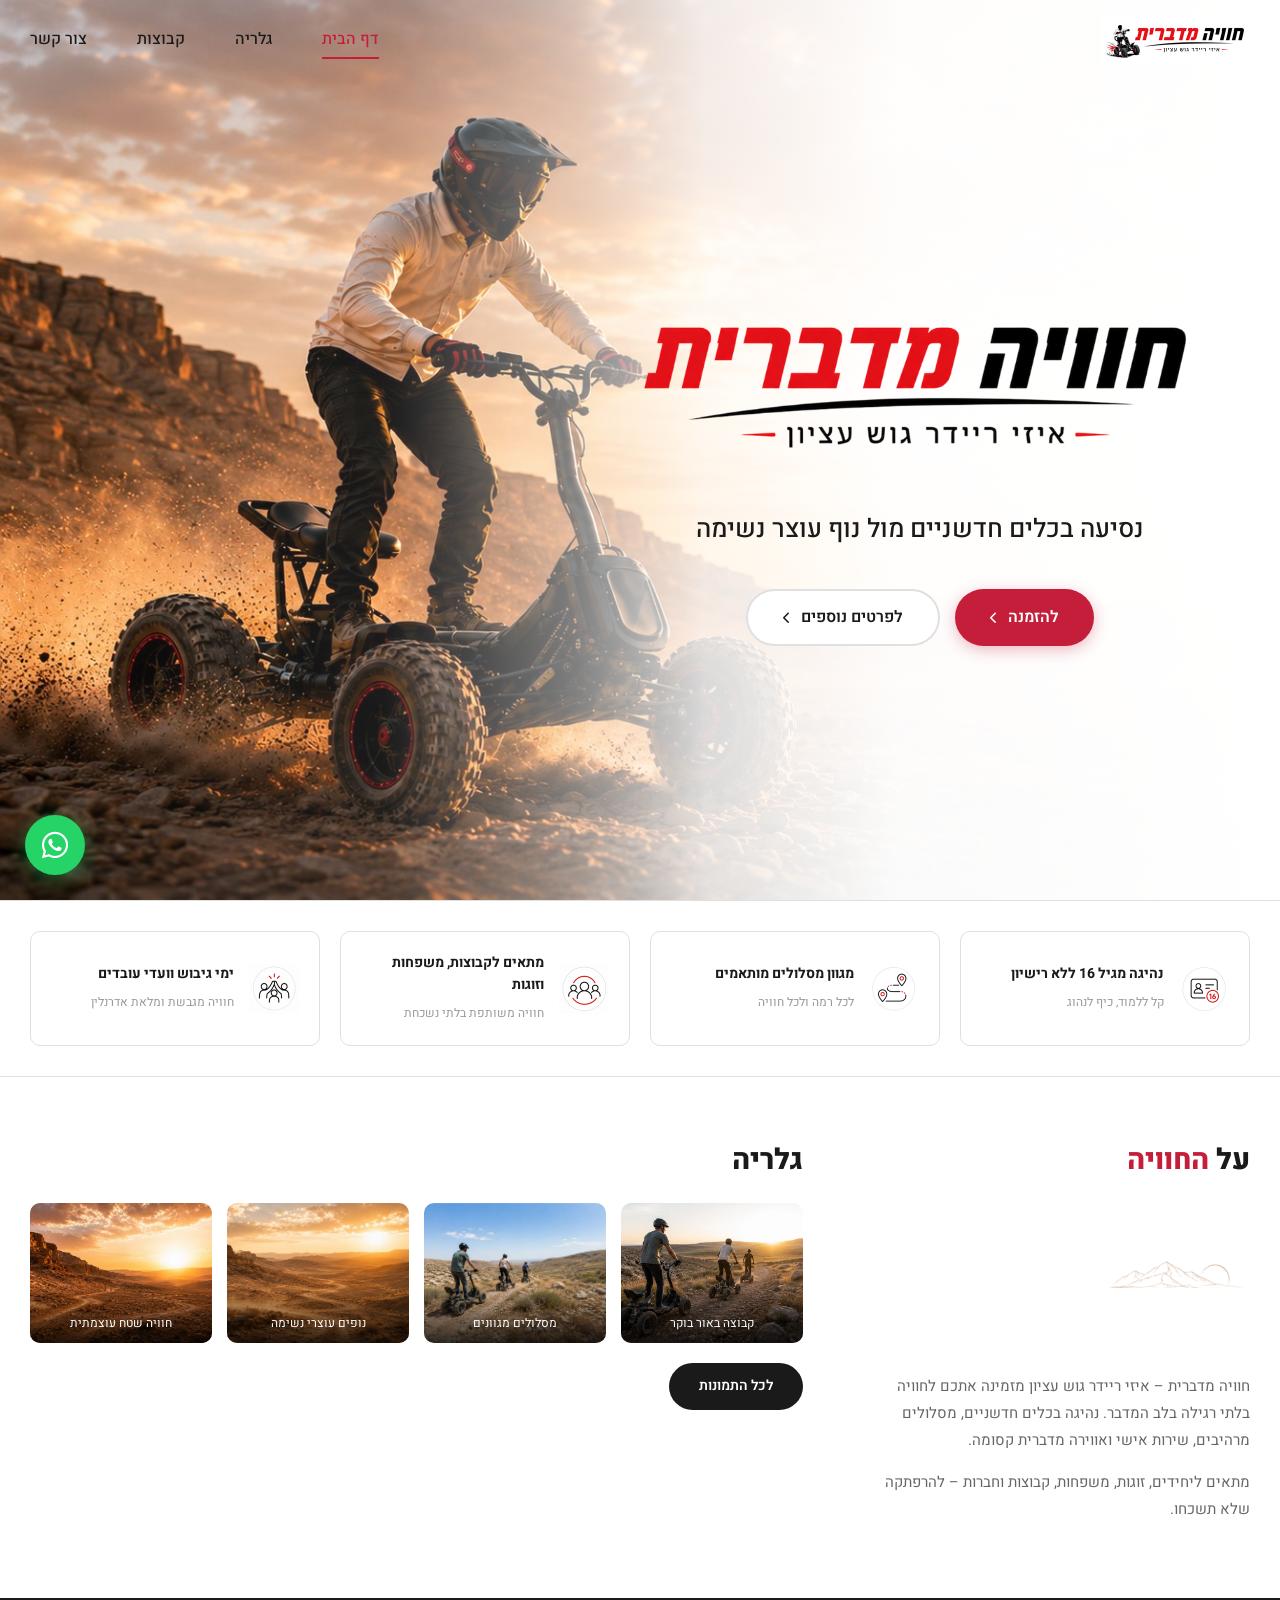
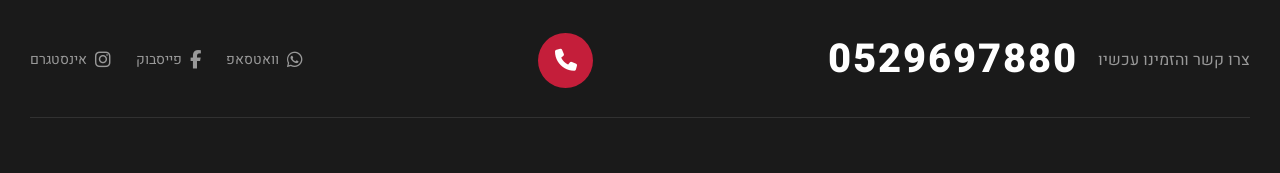
<file: index.html>
<!DOCTYPE html>
<html lang="he" dir="rtl">
<head>
    <meta charset="UTF-8">
    <meta name="viewport" content="width=device-width, initial-scale=1.0">
    <meta name="description" content="חוויה מדברית - איזי ריידר גוש עציון. חוויית רכיבה על איזי ריידר מול נופים עוצרי נשימה במדבר יהודה.">
    <title>חוויה מדברית | איזי ריידר גוש עציון</title>
    <link rel="preconnect" href="https://fonts.googleapis.com">
    <link rel="preconnect" href="https://fonts.gstatic.com" crossorigin>
    <link href="https://fonts.googleapis.com/css2?family=Heebo:wght@300;400;500;600;700;800;900&display=swap" rel="stylesheet">
    <link rel="stylesheet" href="https://cdnjs.cloudflare.com/ajax/libs/font-awesome/6.5.1/css/all.min.css">
    <link rel="stylesheet" href="styles.min.css?v=6">
</head>
<body>
    <!-- WhatsApp Float -->
    <a href="https://wa.me/972529697880?text=היי,%20אשמח%20לקבל%20פרטים%20על%20חוויה%20מדברית" class="whatsapp-float" target="_blank">
        <i class="fab fa-whatsapp"></i>
    </a>

    <!-- Header -->
    <header class="header">
        <div class="container">
            <nav class="navbar">
                <a href="index.html" class="logo">
                    <img src="assets/images/logo.png" alt="חוויה מדברית">
                </a>
                <ul class="nav-links">
                    <li><a href="index.html" class="active">דף הבית</a></li>
                    <li><a href="gallery.html">גלריה</a></li>
                    <li><a href="about.html">קבוצות</a></li>
                    <li><a href="contact.html">צור קשר</a></li>
                </ul>
                <button class="mobile-toggle" aria-label="תפריט">
                    <span></span><span></span><span></span>
                </button>
            </nav>
        </div>
    </header>

    <!-- Hero Section - Full Background with Content on Right -->
    <section class="hero">
        <div class="hero-background">
            <img src="assets/images/hero-rider.jpg" alt="רוכב איזי ריידר" class="hero-bg-img">
        </div>

        <div class="hero-wrapper">
            <!-- Content on RIGHT side over white gradient -->
            <div class="hero-content-side">
                <!-- Text Design Image - Large -->
                <div class="hero-title-img">
                    <img src="assets/images/textdesin.png" alt="חוויה מדברית - איזי ריידר גוש עציון">
                </div>

                <p class="hero-desc">
                    נסיעה בכלים חדשניים מול נוף עוצר נשימה
                </p>

                <div class="hero-buttons">
                    <a href="contact.html" class="btn-primary">
                        <span>להזמנה</span>
                        <i class="fas fa-chevron-left"></i>
                    </a>
                    <a href="about.html" class="btn-outline">
                        <span>לפרטים נוספים</span>
                        <i class="fas fa-chevron-left"></i>
                    </a>
                </div>
            </div>
        </div>
    </section>

    <!-- Features Strip - White Background -->
    <section class="features-bar">
        <div class="container">
            <div class="features-list">
                <div class="feature-item">
                    <div class="feature-icon">
                        <img src="assets/images/icons/1.png" alt="" loading="lazy">
                    </div>
                    <div class="feature-text">
                        <strong>נהיגה מגיל 16 ללא רישיון</strong>
                        <span>קל ללמוד, כיף לנהוג</span>
                    </div>
                </div>
                <div class="feature-item">
                    <div class="feature-icon">
                        <img src="assets/images/icons/2.png" alt="" loading="lazy">
                    </div>
                    <div class="feature-text">
                        <strong>מגוון מסלולים מותאמים</strong>
                        <span>לכל רמה ולכל חוויה</span>
                    </div>
                </div>
                <div class="feature-item">
                    <div class="feature-icon">
                        <img src="assets/images/icons/3.png" alt="" loading="lazy">
                    </div>
                    <div class="feature-text">
                        <strong>מתאים לקבוצות, משפחות וזוגות</strong>
                        <span>חוויה משותפת בלתי נשכחת</span>
                    </div>
                </div>
                <div class="feature-item">
                    <div class="feature-icon">
                        <img src="assets/images/icons/4.png" alt="" loading="lazy">
                    </div>
                    <div class="feature-text">
                        <strong>ימי גיבוש וועדי עובדים</strong>
                        <span>חוויה מגבשת ומלאת אדרנלין</span>
                    </div>
                </div>
            </div>
        </div>
    </section>

    <!-- About Section -->
    <section class="about-section">
        <div class="container">
            <div class="about-layout">
                <div class="about-content">
                    <h2 class="section-title">על <span>החוויה</span></h2>
                    <div class="about-decoration">
                        <img src="assets/images/decorations/1.png" alt="" loading="lazy">
                    </div>
                    <p>
                        חוויה מדברית – איזי ריידר גוש עציון מזמינה אתכם לחוויה בלתי רגילה בלב המדבר.
                        נהיגה בכלים חדשניים, מסלולים מרהיבים, שירות אישי ואווירה מדברית קסומה.
                    </p>
                    <p>
                        מתאים ליחידים, זוגות, משפחות, קבוצות וחברות – להרפתקה שלא תשכחו.
                    </p>
                </div>
                <div class="about-gallery">
                    <h2 class="section-title">גלריה</h2>
                    <div class="gallery-grid-small">
                        <div class="gallery-item-small">
                            <img src="assets/images/gallery/gallery4.jpg" alt="קבוצה בשביל באור בוקר" loading="lazy">
                            <span class="gallery-caption">קבוצה באור בוקר</span>
                        </div>
                        <div class="gallery-item-small">
                            <img src="assets/images/gallery/gallery5.jpg" alt="קבוצה במסלול" loading="lazy">
                            <span class="gallery-caption">מסלולים מגוונים</span>
                        </div>
                        <div class="gallery-item-small">
                            <img src="assets/images/gallery/gallery3.jpg" alt="נופים עוצרי נשימה" loading="lazy">
                            <span class="gallery-caption">נופים עוצרי נשימה</span>
                        </div>
                        <div class="gallery-item-small">
                            <img src="assets/images/gallery/gallery1.jpg" alt="חוויה שטח עוצמתית" loading="lazy">
                            <span class="gallery-caption">חוויה שטח עוצמתית</span>
                        </div>
                    </div>
                    <a href="gallery.html" class="btn-gallery">לכל התמונות</a>
                </div>
            </div>
        </div>
    </section>

    <!-- Footer / Contact Bar -->
    <footer class="site-footer">
        <div class="container">
            <div class="footer-content">
                <div class="footer-contact-main">
                    <span class="footer-cta">צרו קשר והזמינו עכשיו</span>
                    <a href="tel:0529697880" class="footer-phone">0529697880</a>
                </div>
                <div class="footer-phone-icon">
                    <a href="tel:0529697880">
                        <i class="fas fa-phone"></i>
                    </a>
                </div>
                <div class="footer-socials">
                    <a href="https://wa.me/972529697880" target="_blank" class="social-link">
                        <i class="fab fa-whatsapp"></i>
                        <span>וואטסאפ</span>
                    </a>
                    <a href="#" target="_blank" class="social-link">
                        <i class="fab fa-facebook-f"></i>
                        <span>פייסבוק</span>
                    </a>
                    <a href="#" target="_blank" class="social-link">
                        <i class="fab fa-instagram"></i>
                        <span>אינסטגרם</span>
                    </a>
                </div>
            </div>
        </div>
    </footer>

    <script src="script.min.js" defer></script>
</body>
</html>
</file>
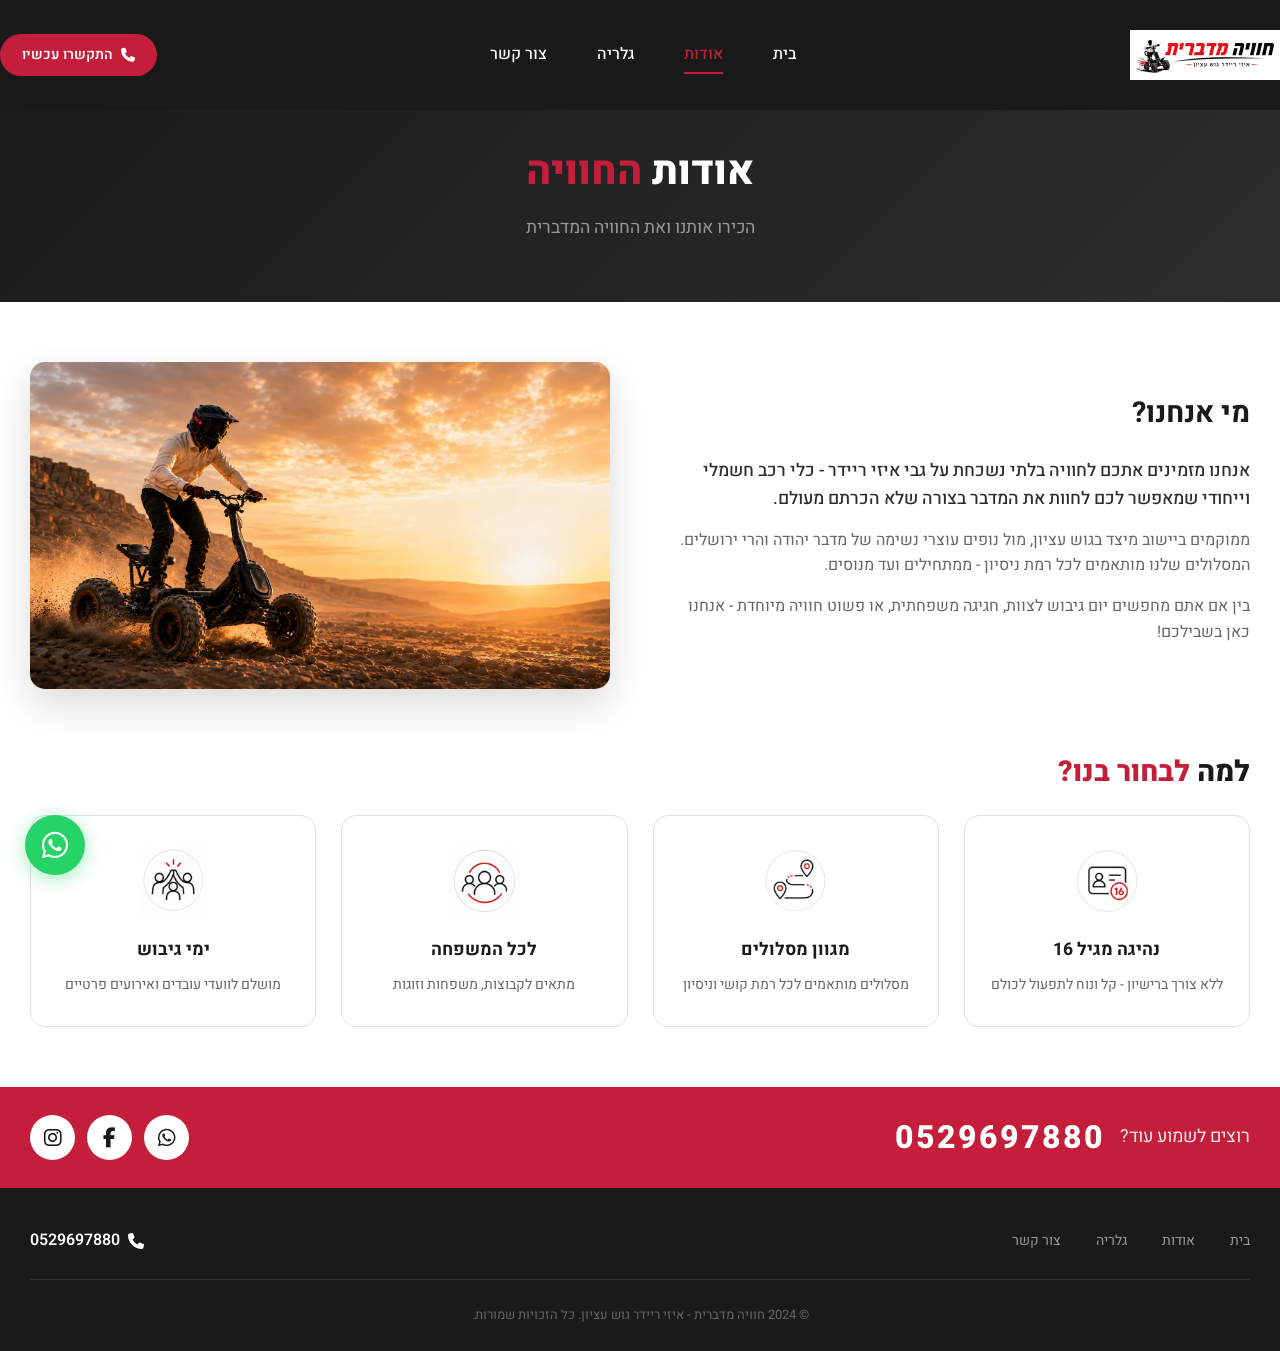
<file: about.html>
<!DOCTYPE html>
<html lang="he" dir="rtl">
<head>
    <meta charset="UTF-8">
    <meta name="viewport" content="width=device-width, initial-scale=1.0">
    <meta name="description" content="אודות חוויה מדברית - איזי ריידר גוש עציון">
    <title>אודות | חוויה מדברית</title>
    <link rel="preconnect" href="https://fonts.googleapis.com">
    <link rel="preconnect" href="https://fonts.gstatic.com" crossorigin>
    <link href="https://fonts.googleapis.com/css2?family=Heebo:wght@300;400;500;600;700;800;900&display=swap" rel="stylesheet">
    <link rel="stylesheet" href="https://cdnjs.cloudflare.com/ajax/libs/font-awesome/6.5.1/css/all.min.css">
    <link rel="stylesheet" href="styles.min.css?v=6">
</head>
<body>
    <!-- WhatsApp Float Button -->
    <a href="https://wa.me/972529697880" class="whatsapp-float" target="_blank">
        <i class="fab fa-whatsapp"></i>
    </a>

    <!-- Header -->
    <header class="header header-dark">
        <nav class="nav container">
            <a href="index.html" class="nav-logo">
                <img src="assets/images/logo.png" alt="חוויה מדברית">
            </a>
            <ul class="nav-menu">
                <li><a href="index.html" class="nav-link">בית</a></li>
                <li><a href="about.html" class="nav-link active">אודות</a></li>
                <li><a href="gallery.html" class="nav-link">גלריה</a></li>
                <li><a href="contact.html" class="nav-link">צור קשר</a></li>
            </ul>
            <a href="tel:0529697880" class="nav-phone">
                <i class="fas fa-phone"></i>
                <span>התקשרו עכשיו</span>
            </a>
            <button class="nav-toggle" aria-label="תפריט">
                <span></span>
                <span></span>
                <span></span>
            </button>
        </nav>
    </header>

    <!-- Page Header -->
    <section class="page-header">
        <div class="container">
            <h1>אודות <span class="text-red">החוויה</span></h1>
            <p>הכירו אותנו ואת החוויה המדברית</p>
        </div>
    </section>

    <!-- About Content -->
    <section class="about-page">
        <div class="container">
            <div class="about-grid">
                <div class="about-text">
                    <h2>מי אנחנו?</h2>
                    <p class="lead">
                        אנחנו מזמינים אתכם לחוויה בלתי נשכחת על גבי איזי ריידר - כלי רכב חשמלי וייחודי שמאפשר לכם לחוות את המדבר בצורה שלא הכרתם מעולם.
                    </p>
                    <p>
                        ממוקמים ביישוב מיצד בגוש עציון, מול נופים עוצרי נשימה של מדבר יהודה והרי ירושלים. המסלולים שלנו מותאמים לכל רמת ניסיון - ממתחילים ועד מנוסים.
                    </p>
                    <p>
                        בין אם אתם מחפשים יום גיבוש לצוות, חגיגה משפחתית, או פשוט חוויה מיוחדת - אנחנו כאן בשבילכם!
                    </p>
                </div>
                <div class="about-image">
                    <img src="assets/images/hero-rider.jpg" alt="רוכב איזי ריידר" loading="lazy">
                </div>
            </div>

            <!-- Features with Icons -->
            <div class="why-section">
                <h2 class="section-title text-center">למה <span class="text-red">לבחור בנו?</span></h2>
                <div class="why-grid">
                    <div class="why-card">
                        <div class="card-icon-img">
                            <img src="assets/images/icons/1.png" alt="גיל 16" loading="lazy">
                        </div>
                        <h3>נהיגה מגיל 16</h3>
                        <p>ללא צורך ברישיון - קל ונוח לתפעול לכולם</p>
                    </div>
                    <div class="why-card">
                        <div class="card-icon-img">
                            <img src="assets/images/icons/2.png" alt="מסלולים" loading="lazy">
                        </div>
                        <h3>מגוון מסלולים</h3>
                        <p>מסלולים מותאמים לכל רמת קושי וניסיון</p>
                    </div>
                    <div class="why-card">
                        <div class="card-icon-img">
                            <img src="assets/images/icons/3.png" alt="קבוצות" loading="lazy">
                        </div>
                        <h3>לכל המשפחה</h3>
                        <p>מתאים לקבוצות, משפחות וזוגות</p>
                    </div>
                    <div class="why-card">
                        <div class="card-icon-img">
                            <img src="assets/images/icons/4.png" alt="ימי גיבוש" loading="lazy">
                        </div>
                        <h3>ימי גיבוש</h3>
                        <p>מושלם לוועדי עובדים ואירועים פרטיים</p>
                    </div>
                </div>
            </div>
        </div>
    </section>

    <!-- Contact Strip -->
    <section class="contact-strip">
        <div class="container">
            <div class="contact-strip-content">
                <div class="contact-info">
                    <span class="contact-label">רוצים לשמוע עוד?</span>
                    <a href="tel:0529697880" class="contact-phone">0529697880</a>
                </div>
                <div class="contact-social">
                    <a href="https://wa.me/972529697880" target="_blank" class="social-btn whatsapp">
                        <i class="fab fa-whatsapp"></i>
                    </a>
                    <a href="#" target="_blank" class="social-btn facebook">
                        <i class="fab fa-facebook-f"></i>
                    </a>
                    <a href="#" target="_blank" class="social-btn instagram">
                        <i class="fab fa-instagram"></i>
                    </a>
                </div>
            </div>
        </div>
    </section>

    <!-- Footer -->
    <footer class="footer">
        <div class="container">
            <div class="footer-content">
                <div class="footer-links">
                    <a href="index.html">בית</a>
                    <a href="about.html">אודות</a>
                    <a href="gallery.html">גלריה</a>
                    <a href="contact.html">צור קשר</a>
                </div>
                <div class="footer-contact">
                    <a href="tel:0529697880"><i class="fas fa-phone"></i> 0529697880</a>
                </div>
            </div>
            <div class="footer-bottom">
                <p>&copy; 2024 חוויה מדברית - איזי ריידר גוש עציון. כל הזכויות שמורות.</p>
            </div>
        </div>
    </footer>

    <script src="script.min.js" defer></script>
</body>
</html>
</file>
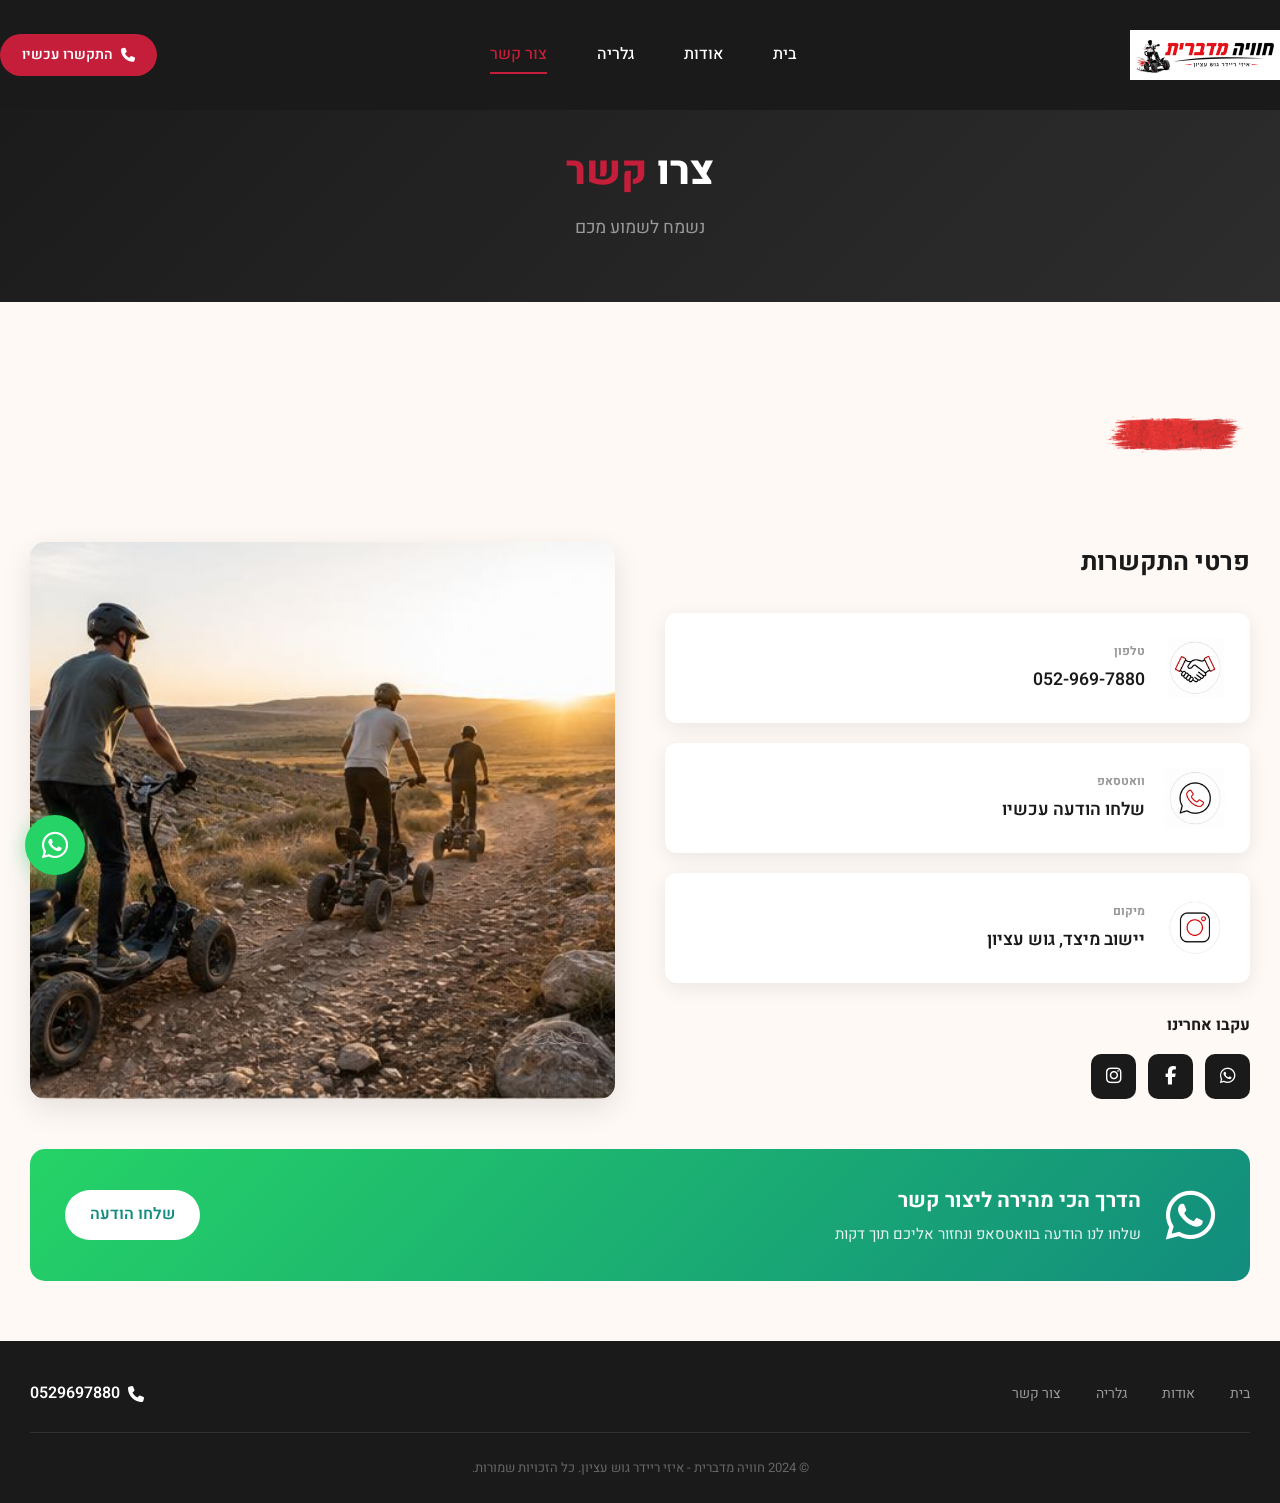
<file: contact.html>
<!DOCTYPE html>
<html lang="he" dir="rtl">
<head>
    <meta charset="UTF-8">
    <meta name="viewport" content="width=device-width, initial-scale=1.0">
    <meta name="description" content="צור קשר - חוויה מדברית איזי ריידר גוש עציון">
    <title>צור קשר | חוויה מדברית</title>
    <link rel="preconnect" href="https://fonts.googleapis.com">
    <link rel="preconnect" href="https://fonts.gstatic.com" crossorigin>
    <link href="https://fonts.googleapis.com/css2?family=Heebo:wght@300;400;500;600;700;800;900&display=swap" rel="stylesheet">
    <link rel="stylesheet" href="https://cdnjs.cloudflare.com/ajax/libs/font-awesome/6.5.1/css/all.min.css">
    <link rel="stylesheet" href="styles.min.css?v=6">
</head>
<body>
    <!-- WhatsApp Float Button -->
    <a href="https://wa.me/972529697880" class="whatsapp-float" target="_blank">
        <i class="fab fa-whatsapp"></i>
    </a>

    <!-- Header -->
    <header class="header header-dark">
        <nav class="nav container">
            <a href="index.html" class="nav-logo">
                <img src="assets/images/logo.png" alt="חוויה מדברית">
            </a>
            <ul class="nav-menu">
                <li><a href="index.html" class="nav-link">בית</a></li>
                <li><a href="about.html" class="nav-link">אודות</a></li>
                <li><a href="gallery.html" class="nav-link">גלריה</a></li>
                <li><a href="contact.html" class="nav-link active">צור קשר</a></li>
            </ul>
            <a href="tel:0529697880" class="nav-phone">
                <i class="fas fa-phone"></i>
                <span>התקשרו עכשיו</span>
            </a>
            <button class="nav-toggle" aria-label="תפריט">
                <span></span>
                <span></span>
                <span></span>
            </button>
        </nav>
    </header>

    <!-- Page Header -->
    <section class="page-header">
        <div class="container">
            <h1>צרו <span class="text-red">קשר</span></h1>
            <p>נשמח לשמוע מכם</p>
        </div>
    </section>

    <!-- Contact Content -->
    <section class="contact-page">
        <div class="container">
            <!-- Decoration -->
            <div class="contact-decoration">
                <img src="assets/images/decorations/3.png" alt="" loading="lazy">
            </div>

            <div class="contact-grid">
                <!-- Contact Info -->
                <div class="contact-info-section">
                    <h2>פרטי התקשרות</h2>

                    <div class="contact-card">
                        <div class="contact-icon-img">
                            <img src="assets/images/icons/5.png" alt="" loading="lazy">
                        </div>
                        <div class="contact-details">
                            <h3>טלפון</h3>
                            <a href="tel:0529697880">052-969-7880</a>
                        </div>
                    </div>

                    <div class="contact-card">
                        <div class="contact-icon-img">
                            <img src="assets/images/icons/6.png" alt="" loading="lazy">
                        </div>
                        <div class="contact-details">
                            <h3>וואטסאפ</h3>
                            <a href="https://wa.me/972529697880" target="_blank">שלחו הודעה עכשיו</a>
                        </div>
                    </div>

                    <div class="contact-card">
                        <div class="contact-icon-img">
                            <img src="assets/images/icons/7.png" alt="" loading="lazy">
                        </div>
                        <div class="contact-details">
                            <h3>מיקום</h3>
                            <span>יישוב מיצד, גוש עציון</span>
                        </div>
                    </div>

                    <div class="social-section">
                        <h3>עקבו אחרינו</h3>
                        <div class="social-links">
                            <a href="https://wa.me/972529697880" target="_blank" class="social-link whatsapp">
                                <i class="fab fa-whatsapp"></i>
                            </a>
                            <a href="#" target="_blank" class="social-link facebook">
                                <i class="fab fa-facebook-f"></i>
                            </a>
                            <a href="#" target="_blank" class="social-link instagram">
                                <i class="fab fa-instagram"></i>
                            </a>
                        </div>
                    </div>
                </div>

                <!-- Image instead of map -->
                <div class="contact-image">
                    <img src="assets/images/gallery/gallery4.jpg" alt="חוויה מדברית" loading="lazy">
                    <div class="contact-image-overlay">
                        <img src="assets/images/decorations/1.png" alt="" class="deco-overlay" loading="lazy">
                    </div>
                </div>
            </div>

            <!-- Big WhatsApp CTA -->
            <div class="whatsapp-cta">
                <div class="whatsapp-cta-content">
                    <i class="fab fa-whatsapp"></i>
                    <div>
                        <h3>הדרך הכי מהירה ליצור קשר</h3>
                        <p>שלחו לנו הודעה בוואטסאפ ונחזור אליכם תוך דקות</p>
                    </div>
                    <a href="https://wa.me/972529697880?text=היי,%20אשמח%20לקבל%20פרטים%20על%20חוויה%20מדברית" target="_blank" class="btn">
                        שלחו הודעה
                    </a>
                </div>
            </div>
        </div>
    </section>

    <!-- Footer -->
    <footer class="footer">
        <div class="container">
            <div class="footer-content">
                <div class="footer-links">
                    <a href="index.html">בית</a>
                    <a href="about.html">אודות</a>
                    <a href="gallery.html">גלריה</a>
                    <a href="contact.html">צור קשר</a>
                </div>
                <div class="footer-contact">
                    <a href="tel:0529697880"><i class="fas fa-phone"></i> 0529697880</a>
                </div>
            </div>
            <div class="footer-bottom">
                <p>&copy; 2024 חוויה מדברית - איזי ריידר גוש עציון. כל הזכויות שמורות.</p>
            </div>
        </div>
    </footer>

    <script src="script.min.js" defer></script>
</body>
</html>
</file>
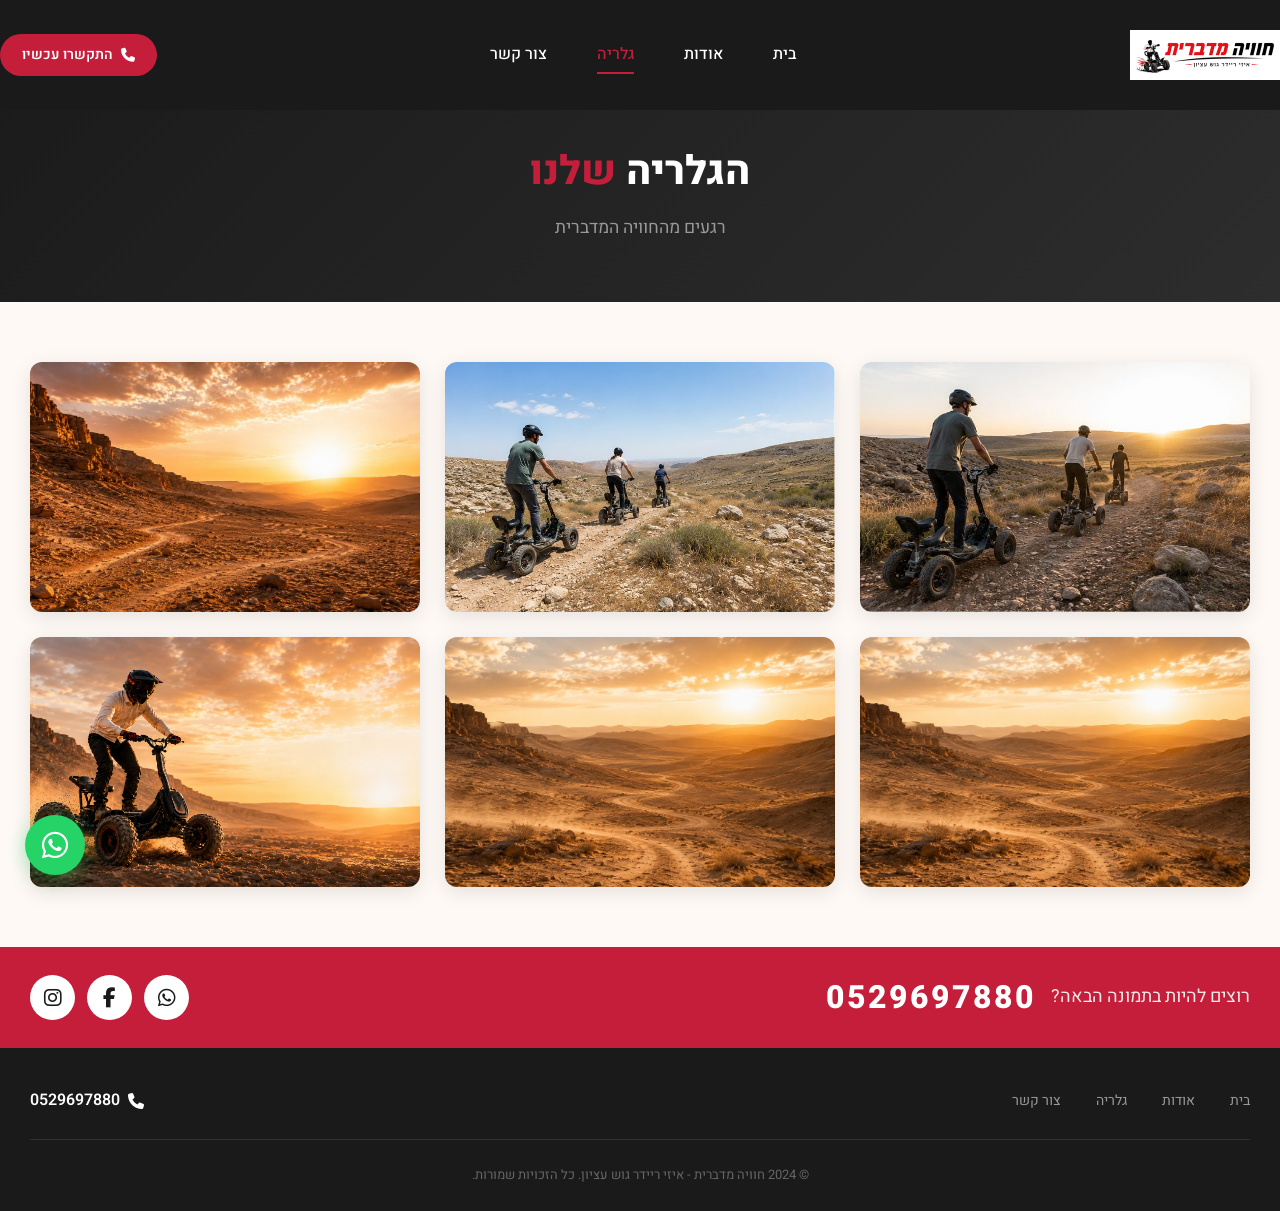
<file: gallery.html>
<!DOCTYPE html>
<html lang="he" dir="rtl">
<head>
    <meta charset="UTF-8">
    <meta name="viewport" content="width=device-width, initial-scale=1.0">
    <meta name="description" content="גלריית תמונות - חוויה מדברית איזי ריידר גוש עציון">
    <title>גלריה | חוויה מדברית</title>
    <link rel="preconnect" href="https://fonts.googleapis.com">
    <link rel="preconnect" href="https://fonts.gstatic.com" crossorigin>
    <link href="https://fonts.googleapis.com/css2?family=Heebo:wght@300;400;500;600;700;800;900&display=swap" rel="stylesheet">
    <link rel="stylesheet" href="https://cdnjs.cloudflare.com/ajax/libs/font-awesome/6.5.1/css/all.min.css">
    <link rel="stylesheet" href="styles.min.css?v=6">
</head>
<body>
    <!-- WhatsApp Float Button -->
    <a href="https://wa.me/972529697880" class="whatsapp-float" target="_blank">
        <i class="fab fa-whatsapp"></i>
    </a>

    <!-- Header -->
    <header class="header header-dark">
        <nav class="nav container">
            <a href="index.html" class="nav-logo">
                <img src="assets/images/logo.png" alt="חוויה מדברית">
            </a>
            <ul class="nav-menu">
                <li><a href="index.html" class="nav-link">בית</a></li>
                <li><a href="about.html" class="nav-link">אודות</a></li>
                <li><a href="gallery.html" class="nav-link active">גלריה</a></li>
                <li><a href="contact.html" class="nav-link">צור קשר</a></li>
            </ul>
            <a href="tel:0529697880" class="nav-phone">
                <i class="fas fa-phone"></i>
                <span>התקשרו עכשיו</span>
            </a>
            <button class="nav-toggle" aria-label="תפריט">
                <span></span>
                <span></span>
                <span></span>
            </button>
        </nav>
    </header>

    <!-- Page Header -->
    <section class="page-header">
        <div class="container">
            <h1>הגלריה <span class="text-red">שלנו</span></h1>
            <p>רגעים מהחוויה המדברית</p>
        </div>
    </section>

    <!-- Gallery Content -->
    <section class="gallery-page">
        <div class="container">
            <div class="gallery-grid">
                <div class="gallery-item">
                    <img src="assets/images/gallery/gallery4.jpg" alt="קבוצה בשביל באור בוקר" loading="lazy">
                </div>
                <div class="gallery-item">
                    <img src="assets/images/gallery/gallery5.jpg" alt="קבוצה במסלול" loading="lazy">
                </div>
                <div class="gallery-item">
                    <img src="assets/images/gallery/gallery1.jpg" alt="נוף מדברי" loading="lazy">
                </div>
                <div class="gallery-item">
                    <img src="assets/images/gallery/gallery2.jpg" alt="רכיבה במדבר" loading="lazy">
                </div>
                <div class="gallery-item">
                    <img src="assets/images/gallery/gallery3.jpg" alt="שקיעה במדבר" loading="lazy">
                </div>
                <div class="gallery-item">
                    <img src="assets/images/hero-rider.jpg" alt="איזי ריידר" loading="lazy">
                </div>
            </div>
        </div>
    </section>

    <!-- Contact Strip -->
    <section class="contact-strip">
        <div class="container">
            <div class="contact-strip-content">
                <div class="contact-info">
                    <span class="contact-label">רוצים להיות בתמונה הבאה?</span>
                    <a href="tel:0529697880" class="contact-phone">0529697880</a>
                </div>
                <div class="contact-social">
                    <a href="https://wa.me/972529697880" target="_blank" class="social-btn whatsapp">
                        <i class="fab fa-whatsapp"></i>
                    </a>
                    <a href="#" target="_blank" class="social-btn facebook">
                        <i class="fab fa-facebook-f"></i>
                    </a>
                    <a href="#" target="_blank" class="social-btn instagram">
                        <i class="fab fa-instagram"></i>
                    </a>
                </div>
            </div>
        </div>
    </section>

    <!-- Footer -->
    <footer class="footer">
        <div class="container">
            <div class="footer-content">
                <div class="footer-links">
                    <a href="index.html">בית</a>
                    <a href="about.html">אודות</a>
                    <a href="gallery.html">גלריה</a>
                    <a href="contact.html">צור קשר</a>
                </div>
                <div class="footer-contact">
                    <a href="tel:0529697880"><i class="fas fa-phone"></i> 0529697880</a>
                </div>
            </div>
            <div class="footer-bottom">
                <p>&copy; 2024 חוויה מדברית - איזי ריידר גוש עציון. כל הזכויות שמורות.</p>
            </div>
        </div>
    </footer>

    <script src="script.min.js" defer></script>
</body>
</html>
</file>
<file: styles.min.css>
*{margin:0;padding:0;box-sizing:border-box}:root{--red:#C41E3A;--red-light:#E53935;--black:#1a1a1a;--dark:#2d2d2d;--gray:#666;--gray-light:#999;--white:#fff;--cream:#FFF9F5;--border:#e0e0e0}html{scroll-behavior:smooth}body{font-family:'Heebo',sans-serif;background:var(--white);color:var(--black);line-height:1.6;overflow-x:hidden}.container{max-width:1300px;margin:0 auto;padding:0 30px}a{text-decoration:none;color:inherit}img{max-width:100%;height:auto;display:block}.whatsapp-float{position:fixed;bottom:25px;left:25px;width:60px;height:60px;background:#25D366;border-radius:50%;display:flex;align-items:center;justify-content:center;color:white;font-size:30px;box-shadow:0 4px 20px rgba(37,211,102,0.4);z-index:9999;transition:all .3s ease}.whatsapp-float:hover{transform:scale(1.1);box-shadow:0 6px 25px rgba(37,211,102,0.5)}.header{position:fixed;top:0;left:0;right:0;z-index:1000;padding:15px 0;background:transparent;transition:all .3s ease}.header.scrolled{background:rgba(255,255,255,0.98);box-shadow:0 2px 20px rgba(0,0,0,0.1)}.navbar{display:flex;align-items:center;justify-content:space-between}.logo img{height:50px}.nav-links{display:flex;list-style:none;gap:50px}.nav-links a{color:var(--black);font-size:16px;font-weight:500;padding:8px 0;position:relative;transition:color .3s}.nav-links a::after{content:'';position:absolute;bottom:0;right:0;width:0;height:2px;background:var(--red);transition:width .3s}.nav-links a:hover,.nav-links a.active{color:var(--red)}.nav-links a:hover::after,.nav-links a.active::after{width:100%}.mobile-toggle{display:none;flex-direction:column;gap:5px;background:none;border:none;cursor:pointer;padding:5px}.mobile-toggle span{width:25px;height:3px;background:var(--black);border-radius:2px;transition:.3s}.hero{position:relative;min-height:100vh;display:flex;align-items:center;overflow:hidden;background:#f5e6d3}.hero-background{position:absolute;inset:0;z-index:0}.hero-bg-img{width:auto;height:100%;max-width:none;object-fit:contain;object-position:left center;position:absolute;left:0;top:0}.hero-background::after{content:'';position:absolute;inset:0;background:linear-gradient(to right,rgba(255,255,255,0) 0,rgba(255,255,255,0.1) 30%,rgba(255,255,255,0.5) 45%,rgba(255,255,255,0.85) 55%,rgba(255,255,255,0.98) 70%,rgba(255,255,255,1) 100%)}.hero-wrapper{position:relative;z-index:1;display:flex;align-items:center;justify-content:flex-start;width:100%;margin:0;padding:100px 80px 60px}.hero-content-side{width:50%;max-width:700px;text-align:center;margin-right:0}.hero-title-img{margin-bottom:30px}.hero-title-img img{max-width:650px;width:100%;height:auto}.hero-desc{font-size:1.6rem;color:var(--black);margin-bottom:40px;font-weight:500;line-height:1.5}.hero-buttons{display:flex;gap:15px;flex-wrap:wrap;justify-content:center}.btn-primary{display:inline-flex;align-items:center;gap:10px;background:var(--red);color:white;padding:14px 35px;border-radius:30px;font-size:16px;font-weight:600;transition:all .3s ease;box-shadow:0 4px 15px rgba(196,30,58,0.3)}.btn-primary:hover{background:#a51830;transform:translateY(-2px);box-shadow:0 6px 20px rgba(196,30,58,0.4)}.btn-primary i{font-size:12px}.btn-outline{display:inline-flex;align-items:center;gap:10px;background:var(--white);color:var(--black);padding:14px 35px;border-radius:30px;font-size:16px;font-weight:600;border:2px solid var(--border);transition:all .3s ease}.btn-outline:hover{border-color:var(--red);color:var(--red);transform:translateY(-2px)}.btn-outline i{font-size:12px}.features-bar{background:var(--white);padding:30px 0;border-top:1px solid var(--border);border-bottom:1px solid var(--border)}.features-list{display:grid;grid-template-columns:repeat(4,1fr);gap:20px}.feature-item{display:flex;align-items:center;gap:15px;padding:20px;background:var(--white);border:1px solid var(--border);border-radius:10px;transition:all .3s ease}.feature-item:hover{border-color:var(--red);box-shadow:0 5px 20px rgba(0,0,0,0.08)}.feature-icon{width:50px;height:50px;flex-shrink:0;display:flex;align-items:center;justify-content:center}.feature-icon img{width:100%;height:100%;object-fit:contain}.feature-text{text-align:right}.feature-text strong{display:block;font-size:14px;font-weight:700;color:var(--black);margin-bottom:3px}.feature-text span{font-size:12px;color:var(--gray-light)}.about-section{padding:60px 0;background:var(--white)}.about-layout{display:grid;grid-template-columns:1fr 2fr;gap:60px;align-items:start}.section-title{font-size:1.8rem;font-weight:800;color:var(--black);margin-bottom:20px}.section-title span{color:var(--red)}.about-decoration{margin-bottom:20px}.about-decoration img{max-width:150px;opacity:.8}.about-content p{color:var(--gray);font-size:15px;line-height:1.8;margin-bottom:15px}.gallery-grid-small{display:grid;grid-template-columns:repeat(4,1fr);gap:15px;margin-bottom:20px}.gallery-item-small{position:relative;border-radius:10px;overflow:hidden;cursor:pointer;transition:transform .3s}.gallery-item-small:hover{transform:translateY(-5px)}.gallery-item-small img{width:100%;height:140px;object-fit:cover}.gallery-caption{position:absolute;bottom:0;left:0;right:0;background:linear-gradient(to top,rgba(0,0,0,0.8),transparent);color:white;padding:30px 10px 10px;font-size:12px;text-align:center}.btn-gallery{display:inline-block;background:var(--black);color:white;padding:12px 30px;border-radius:25px;font-size:14px;font-weight:600;transition:all .3s ease}.btn-gallery:hover{background:var(--red);transform:translateY(-2px)}.site-footer{background:var(--black);padding:30px 0}.footer-content{display:flex;align-items:center;justify-content:space-between;gap:30px}.footer-contact-main{display:flex;align-items:center;gap:20px}.footer-cta{color:var(--gray-light);font-size:16px}.footer-phone{color:white;font-size:2.5rem;font-weight:800;letter-spacing:2px;transition:color .3s}.footer-phone:hover{color:var(--red)}.footer-phone-icon a{width:55px;height:55px;background:var(--red);border-radius:50%;display:flex;align-items:center;justify-content:center;color:white;font-size:22px;transition:all .3s ease}.footer-phone-icon a:hover{transform:scale(1.1);box-shadow:0 5px 20px rgba(196,30,58,0.4)}.footer-socials{display:flex;gap:25px}.social-link{display:flex;align-items:center;gap:8px;color:var(--gray-light);font-size:14px;transition:color .3s}.social-link:hover{color:white}.social-link i{font-size:18px}.header-dark{background:var(--black)}.header-dark .nav-links a{color:white}.header-dark .nav-links a:hover,.header-dark .nav-links a.active{color:var(--red)}.header-dark .mobile-toggle span{background:white}.nav{display:flex;align-items:center;justify-content:space-between;padding:15px 0}.nav-logo img{height:50px}.nav-menu{display:flex;list-style:none;gap:50px}.nav-link{color:white;font-size:16px;font-weight:500;padding:8px 0;position:relative;transition:color .3s}.nav-link::after{content:'';position:absolute;bottom:0;right:0;width:0;height:2px;background:var(--red);transition:width .3s}.nav-link:hover,.nav-link.active{color:var(--red)}.nav-link:hover::after,.nav-link.active::after{width:100%}.nav-phone{display:flex;align-items:center;gap:8px;background:var(--red);color:white;padding:10px 22px;border-radius:25px;font-weight:600;font-size:14px;transition:all .3s ease}.nav-phone:hover{background:#a51830;transform:translateY(-2px)}.nav-toggle{display:none;flex-direction:column;gap:5px;background:none;border:none;cursor:pointer;padding:5px}.nav-toggle span{width:25px;height:3px;background:white;border-radius:2px;transition:.3s}.page-header{padding:140px 0 60px;background:linear-gradient(135deg,var(--black) 0,var(--dark) 100%);text-align:center;color:white}.page-header h1{font-size:2.5rem;font-weight:800;margin-bottom:10px}.page-header h1 .text-red{color:var(--red)}.page-header p{color:var(--gray-light);font-size:1.1rem}.about-page{padding:60px 0}.about-page .about-grid{display:grid;grid-template-columns:1fr 1fr;gap:60px;align-items:center;margin-bottom:60px}.about-text h2{font-size:1.8rem;margin-bottom:20px;color:var(--black)}.about-text .lead{font-size:1.1rem;font-weight:500;color:var(--dark);margin-bottom:15px}.about-text p{color:var(--gray);margin-bottom:15px}.about-image img{width:100%;border-radius:15px;box-shadow:0 15px 40px rgba(0,0,0,0.15)}.why-section{margin-top:60px}.why-grid{display:grid;grid-template-columns:repeat(4,1fr);gap:25px}.why-card{background:white;border:1px solid var(--border);border-radius:15px;padding:30px 20px;text-align:center;transition:all .3s ease}.why-card:hover{transform:translateY(-8px);box-shadow:0 15px 40px rgba(0,0,0,0.1);border-color:transparent}.card-icon-img{width:70px;height:70px;margin:0 auto 20px}.card-icon-img img{width:100%;height:100%;object-fit:contain}.why-card h3{font-size:1.1rem;margin-bottom:10px;color:var(--black)}.why-card p{color:var(--gray);font-size:14px}.gallery-page{padding:60px 0;background:var(--cream)}.gallery-page .gallery-grid{display:grid;grid-template-columns:repeat(3,1fr);gap:25px}.gallery-page .gallery-item{border-radius:12px;overflow:hidden;cursor:pointer;transition:transform .3s;box-shadow:0 5px 20px rgba(0,0,0,0.1)}.gallery-page .gallery-item:hover{transform:translateY(-8px)}.gallery-page .gallery-item img{width:100%;height:250px;object-fit:cover}.contact-page{padding:60px 0;background:var(--cream)}.contact-grid{display:grid;grid-template-columns:1fr 1fr;gap:50px;margin-bottom:50px}.contact-info-section h2{font-size:1.6rem;margin-bottom:30px;color:var(--black)}.contact-card{display:flex;align-items:center;gap:20px;padding:25px;background:white;border-radius:12px;box-shadow:0 5px 20px rgba(0,0,0,0.08);margin-bottom:20px;transition:transform .3s}.contact-card:hover{transform:translateX(-8px)}.contact-icon{width:55px;height:55px;background:var(--red);border-radius:12px;display:flex;align-items:center;justify-content:center;color:white;font-size:22px;flex-shrink:0}.contact-icon.whatsapp{background:#25D366}.contact-details h3{font-size:12px;color:var(--gray-light);margin-bottom:5px}.contact-details a,.contact-details span{font-size:1.1rem;font-weight:600;color:var(--black)}.contact-details a:hover{color:var(--red)}.contact-decoration{text-align:center;margin-bottom:30px}.contact-decoration img{max-width:150px;opacity:.8}.contact-icon-img{width:60px;height:60px;flex-shrink:0}.contact-icon-img img{width:100%;height:100%;object-fit:contain}.contact-image{border-radius:15px;overflow:hidden;box-shadow:0 10px 30px rgba(0,0,0,0.1);position:relative}.contact-image img{width:100%;height:100%;object-fit:cover;min-height:350px}.contact-image-overlay{position:absolute;bottom:20px;right:20px}.contact-image-overlay .deco-overlay{width:80px;height:auto;min-height:auto;opacity:.9}.contact-map{border-radius:15px;overflow:hidden;box-shadow:0 10px 30px rgba(0,0,0,0.1);height:100%;min-height:350px;background:#e0e0e0;display:flex;align-items:center;justify-content:center}.map-placeholder{text-align:center;color:var(--gray)}.map-placeholder i{font-size:4rem;color:var(--red);margin-bottom:15px;display:block}.social-section{margin-top:30px}.social-section h3{font-size:1rem;color:var(--black);margin-bottom:15px}.social-links{display:flex;gap:12px}.social-links .social-link{width:45px;height:45px;background:var(--black);border-radius:10px;display:flex;align-items:center;justify-content:center;color:white;font-size:18px;transition:all .3s ease}.social-links .social-link span{display:none}.social-links .social-link:hover{transform:translateY(-5px)}.social-links .social-link.whatsapp:hover{background:#25D366}.social-links .social-link.facebook:hover{background:#1877F2}.social-links .social-link.instagram:hover{background:linear-gradient(45deg,#f09433,#dc2743)}.whatsapp-cta{background:linear-gradient(135deg,#25D366,#128C7E);border-radius:15px;padding:35px}.whatsapp-cta-content{display:flex;align-items:center;gap:25px;color:white}.whatsapp-cta-content>i{font-size:3.5rem}.whatsapp-cta-content h3{font-size:1.3rem;margin-bottom:5px}.whatsapp-cta-content p{opacity:.9;font-size:15px}.whatsapp-cta-content .btn{margin-right:auto;background:white;color:#128C7E;padding:12px 25px;border-radius:25px;font-weight:600;transition:all .3s ease}.whatsapp-cta-content .btn:hover{background:var(--black);color:white}.contact-strip{background:var(--red);padding:25px 0}.contact-strip-content{display:flex;align-items:center;justify-content:space-between}.contact-strip .contact-info{display:flex;align-items:center;gap:15px}.contact-strip .contact-label{color:rgba(255,255,255,0.9);font-size:18px}.contact-strip .contact-phone{color:white;font-size:2rem;font-weight:800;letter-spacing:2px}.contact-social{display:flex;gap:12px}.social-btn{width:45px;height:45px;background:white;border-radius:50%;display:flex;align-items:center;justify-content:center;color:var(--black);font-size:20px;transition:all .3s ease}.social-btn:hover{transform:scale(1.1)}.footer{background:var(--black);color:white;padding:40px 0 25px}.footer-content{display:flex;align-items:center;justify-content:space-between;padding-bottom:25px;border-bottom:1px solid rgba(255,255,255,0.1);margin-bottom:25px}.footer .footer-logo{display:none}.footer-links{display:flex;gap:35px}.footer-links a{color:var(--gray-light);font-size:14px;transition:color .3s}.footer-links a:hover{color:var(--red)}.footer-contact a{color:white;font-weight:600;display:flex;align-items:center;gap:8px}.footer-bottom{text-align:center;color:var(--gray);font-size:13px}.text-red{color:var(--red)}@media(max-width:1024px){.hero{min-height:100vh;background:#fff}.hero-background{height:65vh;inset:auto;top:0;left:0;right:0}.hero-bg-img{width:100%;height:100%;object-fit:cover;object-position:center center}.hero-background::after{background:linear-gradient(to top,rgba(255,255,255,1) 0,rgba(255,255,255,0.9) 30%,rgba(255,255,255,0.5) 60%,rgba(255,255,255,0) 100%)!important}.hero-wrapper{padding:20px 30px 40px;align-items:center}.hero-content-side{width:100%;text-align:center}.hero-title-img img{max-width:400px;margin:0 auto}.features-list{grid-template-columns:repeat(2,1fr)}.about-layout{grid-template-columns:1fr;gap:40px}.gallery-grid-small{grid-template-columns:repeat(2,1fr)}.about-page .about-grid,.contact-grid{grid-template-columns:1fr}.why-grid{grid-template-columns:repeat(2,1fr)}.footer-content{flex-direction:column;gap:25px;text-align:center}}@media(max-width:768px){.nav-links,.nav-menu{position:fixed;top:0;right:-100%;width:75%;max-width:280px;height:100vh;background:var(--black);flex-direction:column;padding:100px 30px;gap:25px;transition:right .3s}.nav-links.active,.nav-menu.active{right:0}.nav-links a,.nav-menu a{color:white;display:block;width:100%;padding:15px 0}.nav-links li,.nav-menu li{width:100%}.mobile-toggle,.nav-toggle{display:flex}.mobile-toggle.active span:nth-child(1),.nav-toggle.active span:nth-child(1){transform:rotate(45deg) translate(5px,6px)}.mobile-toggle.active span:nth-child(2),.nav-toggle.active span:nth-child(2){opacity:0}.mobile-toggle.active span:nth-child(3),.nav-toggle.active span:nth-child(3){transform:rotate(-45deg) translate(5px,-6px)}.hero{min-height:100vh;background:#fff}.hero-background{height:60vh;inset:auto;top:0;left:0;right:0}.hero-bg-img{width:100%;height:100%;object-fit:cover;object-position:center center}.hero-background::after{background:linear-gradient(to top,rgba(255,255,255,1) 0,rgba(255,255,255,0.9) 30%,rgba(255,255,255,0.5) 60%,rgba(255,255,255,0) 100%)!important}.hero-wrapper{justify-content:center;padding:20px}.hero-content-side{width:100%;max-width:100%;text-align:center;padding:0 15px}.hero-title-img img{max-width:300px;margin:0 auto}.hero-buttons{justify-content:center}.features-list{grid-template-columns:1fr}.gallery-grid-small{grid-template-columns:1fr 1fr}.gallery-item-small img{height:120px}.footer-phone{font-size:1.8rem}.footer-socials{flex-wrap:wrap;justify-content:center}.gallery-page .gallery-grid{grid-template-columns:1fr}.why-grid{grid-template-columns:1fr}.whatsapp-cta-content{flex-direction:column;text-align:center}.whatsapp-cta-content .btn{margin:0}.contact-strip-content{flex-direction:column;gap:20px;text-align:center}.nav-phone{display:none}}@media(max-width:480px){.hero-title-img img{max-width:260px}.hero-desc{font-size:1rem}.btn-primary,.btn-outline{padding:12px 25px;font-size:14px;width:100%;justify-content:center}.hero-buttons{flex-direction:column;gap:10px}.section-title{font-size:1.5rem}.footer-phone{font-size:1.5rem}}
</file>
